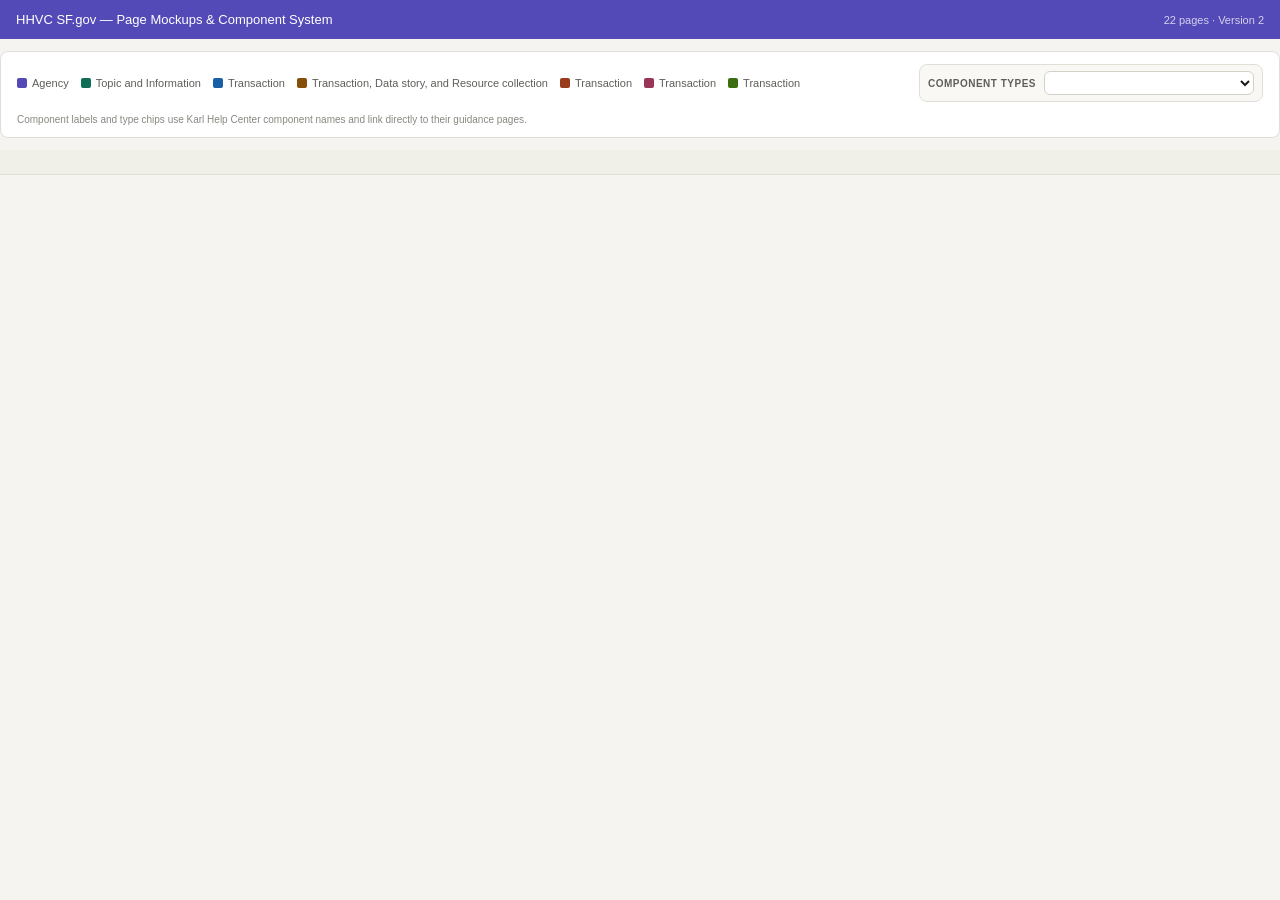
<file: index.html>
<!DOCTYPE html>
<html lang="en">
<head>
<meta charset="UTF-8">
<meta name="viewport" content="width=device-width, initial-scale=1.0">
<title>HHVC SF.gov — Page Mockups</title>
<link rel="stylesheet" href="hhvc_page_mockups.css">
</head>
<body>

<div style="background:#534AB7;color:#fff;padding:12px 16px;font-size:13px;font-weight:500;display:flex;align-items:center;justify-content:space-between">
  <span>HHVC SF.gov — Page Mockups &amp; Component System</span>
  <span style="font-size:11px;opacity:.75">22 pages · Version 2</span>
</div>

<div class="legend">
  <div class="legend-item"><div class="legend-dot" style="background:#534AB7"></div>Agency</div>
  <div class="legend-item"><div class="legend-dot" style="background:#0F6E56"></div>Topic and Information</div>
  <div class="legend-item"><div class="legend-dot" style="background:#185FA5"></div>Transaction</div>
  <div class="legend-item"><div class="legend-dot" style="background:#854F0B"></div>Transaction, Data story, and Resource collection</div>
  <div class="legend-item"><div class="legend-dot" style="background:#993C1D"></div>Transaction</div>
  <div class="legend-item"><div class="legend-dot" style="background:#993556"></div>Transaction</div>
  <div class="legend-item"><div class="legend-dot" style="background:#3B6D11"></div>Transaction</div>
  <div style="flex:1"></div>
  <div class="type-ref">
    <div class="type-ref-label">Component types</div>
    <select class="type-ref-select" id="componentTypeRef" aria-label="Component type reference"></select>
  </div>
  <div style="font-size:10px;color:#888780">Component labels and type chips use Karl Help Center component names and link directly to their guidance pages.</div>
</div>

<div class="nav-bar" id="nav"></div>
<div class="mockup-area" id="mockup"></div>

<script src="hhvc_page_mockups.js"></script>
</body>
</html>
</file>
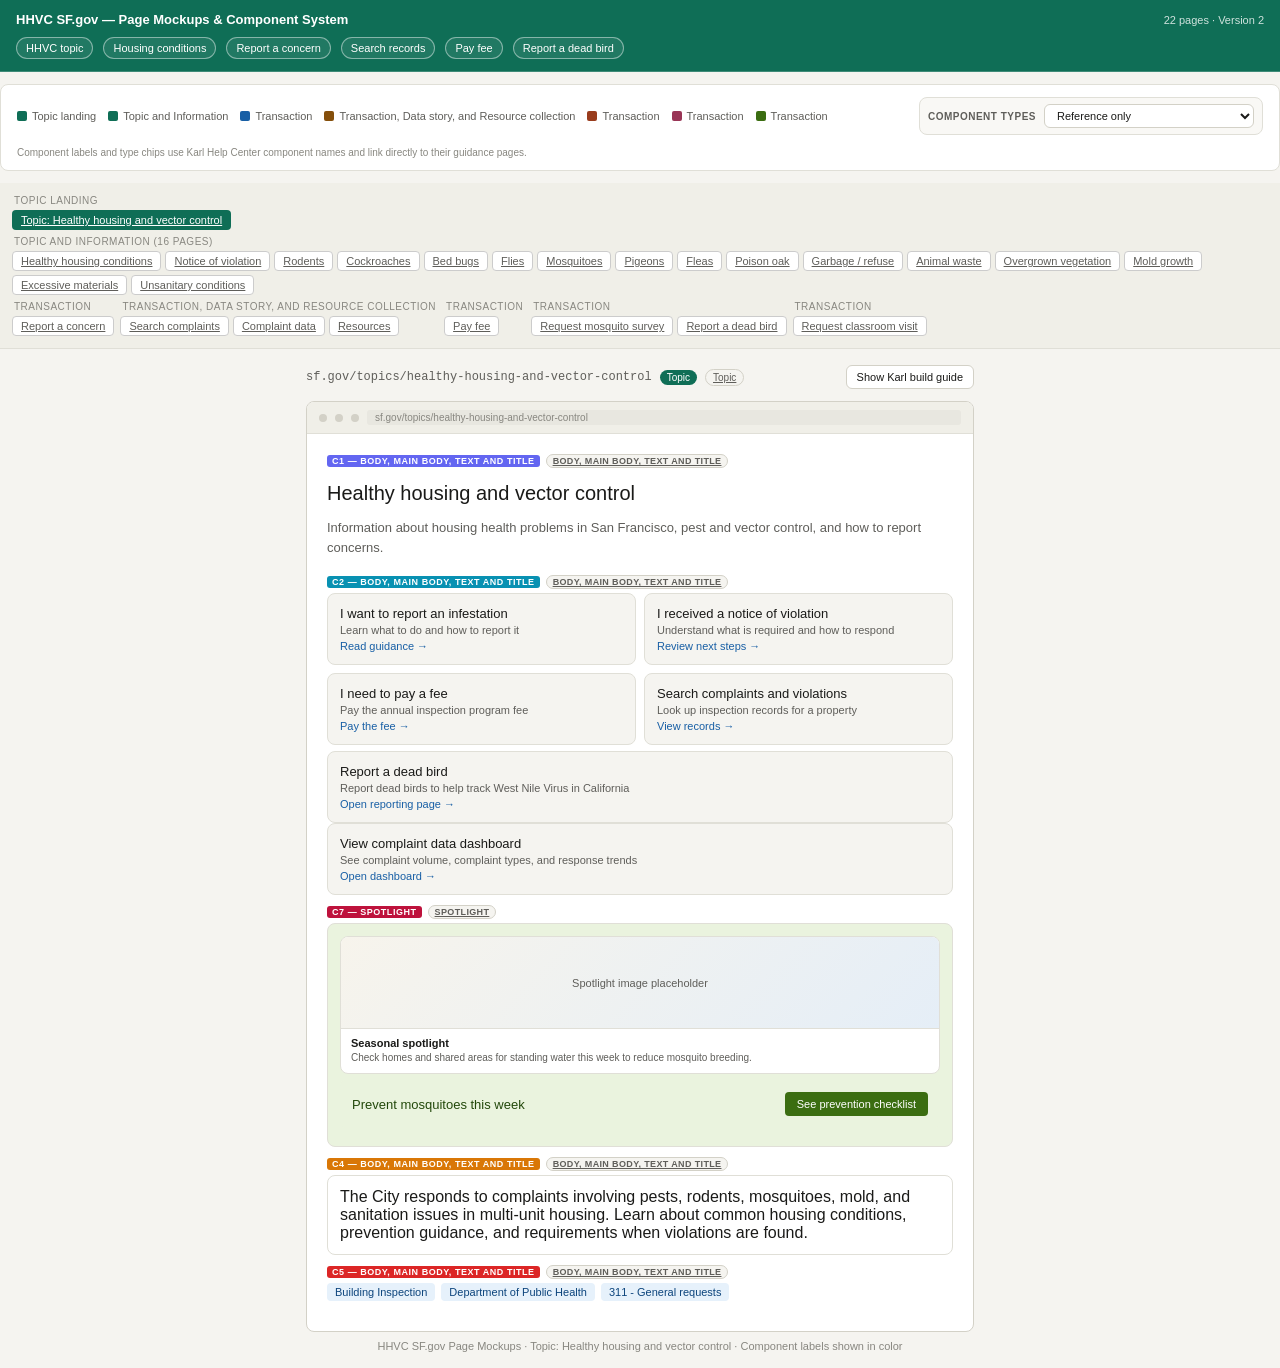
<file: hhvc_page_mockups.html>
<!DOCTYPE html>
<html lang="en">
<head>
<meta charset="UTF-8">
<meta name="viewport" content="width=device-width, initial-scale=1.0">
<title>HHVC SF.gov — Page Mockups</title>
<link rel="stylesheet" href="hhvc_page_mockups.css">
</head>
<body>
<hhvc-app-top></hhvc-app-top>
<hhvc-legend-bar></hhvc-legend-bar>
<hhvc-app-stage></hhvc-app-stage>

<script src="hhvc_page_data.js"></script>
<script src="hhvc_page_mockups.js"></script>
</body>
</html>
</file>
<file: hhvc_page_mockups.css>
*{box-sizing:border-box;margin:0;padding:0}
body{font-family:-apple-system,BlinkMacSystemFont,'Segoe UI',sans-serif;background:#f5f4f0;color:#1a1a18}
.app-top{background:#0F6E56;color:#fff;padding:12px 16px;border-bottom:1px solid rgba(255,255,255,.2)}
.app-top-row{display:flex;align-items:center;justify-content:space-between;gap:10px;flex-wrap:wrap}
.app-top-row+.app-top-row{margin-top:10px}
.app-top-title{font-size:13px;font-weight:600}
.app-top-meta{font-size:11px;opacity:.8}
.app-shortcuts{justify-content:flex-start}
.app-shortcut{font-size:11px;color:#fff;text-decoration:none;padding:4px 9px;border:1px solid rgba(255,255,255,.45);border-radius:999px;background:rgba(255,255,255,.08)}
.app-shortcut:hover{background:rgba(255,255,255,.18)}
.nav-bar{display:flex;flex-wrap:wrap;gap:6px;padding:12px;border-bottom:1px solid #e0dfd7;background:#f0efe8;position:sticky;top:0;z-index:10}
.nav-group{display:flex;flex-direction:column;gap:4px}
.nav-label{font-size:10px;color:#888780;text-transform:uppercase;letter-spacing:.05em;padding:0 2px}
.nav-btns{display:flex;flex-wrap:wrap;gap:4px}
.nbtn{font-size:11px;padding:3px 8px;border-radius:4px;border:1px solid #ccc;background:#fff;color:#5f5e5a;cursor:pointer;transition:all .15s}
.nbtn:hover{background:#f0efe8}
.nbtn.active{color:#fff;border-color:transparent}
.nbtn.gateway.active{background:#534AB7}
.nbtn.topics.active{background:#0F6E56}
.nbtn.learn.active{background:#0F6E56}
.nbtn.report.active{background:#185FA5}
.nbtn.records.active{background:#854F0B}
.nbtn.pay.active{background:#993C1D}
.nbtn.field.active{background:#993556}
.nbtn.outreach.active{background:#3B6D11}
.mockup-area{padding:16px;max-width:700px;margin:0 auto}
.page-title{font-size:13px;font-weight:500;color:#5f5e5a;margin-bottom:12px;display:flex;align-items:center;gap:8px}
.role-pill{font-size:10px;padding:2px 7px;border-radius:10px;color:#fff;font-weight:500}
.type-pill{font-size:10px;padding:2px 7px;border-radius:10px;color:#5f5e5a;font-weight:500;background:#f5f4f0;border:1px solid #d3d1c7}
.type-pill:hover{background:#eceae2}
.guide-toggle{margin-left:auto;font-size:11px;padding:5px 10px;border-radius:6px;border:1px solid #d3d1c7;background:#fff;color:#1a1a18;cursor:pointer}
.guide-toggle:hover{background:#f5f4f0}
.karl-guide{border:1px solid #d3d1c7;border-radius:8px;background:#fff;padding:12px;margin-bottom:10px}
.guide-header{display:flex;align-items:center;justify-content:space-between;gap:8px;margin-bottom:4px}
.guide-title{font-size:12px;font-weight:600;color:#1a1a18}
.guide-subtitle{font-size:11px;color:#5f5e5a;margin-bottom:8px}
.guide-copy{font-size:10px;padding:4px 8px;border-radius:6px;border:1px solid #d3d1c7;background:#f5f4f0;color:#1a1a18;cursor:pointer}
.guide-copy:hover{background:#eceae2}
.guide-item{border:1px solid #e0dfd7;border-radius:6px;background:#faf9f6;margin-bottom:6px;overflow:hidden}
.guide-item summary{font-size:11px;font-weight:600;color:#1a1a18;cursor:pointer;padding:8px 10px;background:#f5f4f0}
.guide-text{font-size:11px;line-height:1.5;color:#1a1a18;background:#fff;padding:10px;white-space:pre-wrap;border-top:1px solid #e0dfd7;max-height:220px;overflow:auto}
.mock-page{border:1px solid #d3d1c7;border-radius:8px;overflow:hidden;background:#fff}
.mock-chrome{background:#f0efe8;padding:8px 12px;border-bottom:1px solid #e0dfd7;display:flex;align-items:center;gap:8px}
.mock-dot{width:8px;height:8px;border-radius:50%;background:#d3d1c7}
.mock-url{font-size:10px;color:#888780;background:#e8e7e0;padding:2px 8px;border-radius:3px;flex:1}
.mock-body{padding:20px}
.comp{position:relative;margin-bottom:10px}
.comp-label-wrap{display:flex;align-items:center;gap:6px;flex-wrap:wrap;margin-bottom:4px}
.comp-label{font-size:9px;font-weight:600;letter-spacing:.06em;text-transform:uppercase;padding:1px 5px;border-radius:3px;display:inline-block;color:#fff}
.comp-label-link{text-decoration:none}
.comp-label-link:hover{filter:brightness(.96)}
.comp-type{font-size:9px;font-weight:600;letter-spacing:.04em;text-transform:uppercase;padding:1px 6px;border-radius:999px;border:1px solid #d3d1c7;background:#f5f4f0;color:#5f5e5a}
.comp-type:hover{background:#eceae2}
.lbl-c1{background:#6366f1}.lbl-c2{background:#0891b2}.lbl-c3{background:#059669}.lbl-c4{background:#d97706}
.lbl-c5{background:#dc2626}.lbl-c6{background:#7c3aed}.lbl-c7{background:#be123c}.lbl-c8{background:#0369a1}
.lbl-c9{background:#15803d}.lbl-c10{background:#9333ea}.lbl-c11{background:#b45309}.lbl-c12{background:#0f766e}
.mock-h1{font-size:20px;font-weight:500;color:#1a1a18;line-height:1.3;padding:8px 0 4px}
.mock-purpose{font-size:13px;color:#5f5e5a;line-height:1.5;padding:8px 0}
.mock-section-head{font-size:14px;font-weight:500;color:#1a1a18;margin-bottom:6px}
.mock-list{font-size:12px;color:#5f5e5a;padding-left:14px;line-height:1.8}
.mock-list li{margin-bottom:2px}
.mock-card{border:1px solid #e0dfd7;border-radius:8px;padding:12px;margin-bottom:6px;background:#fff}
.mock-card-grid{display:grid;grid-template-columns:1fr 1fr;gap:8px;margin-bottom:6px}
.mock-task-card{border:1px solid #e0dfd7;border-radius:8px;padding:12px;cursor:pointer;background:#f5f4f0}
.mock-link-card{display:block;text-decoration:none;color:inherit}
.mock-task-title{font-size:13px;font-weight:500;color:#1a1a18;margin-bottom:3px}
.mock-task-desc{font-size:11px;color:#5f5e5a}
.mock-task-link{font-size:11px;color:#185FA5;margin-top:4px}
.resp-grid{display:grid;grid-template-columns:1fr 1fr;gap:8px;margin-bottom:6px}
.resp-col{border:1px solid #e0dfd7;border-radius:6px;padding:10px}
.resp-col-head{font-size:11px;font-weight:600;color:#1a1a18;margin-bottom:6px}
.resp-item{font-size:11px;color:#5f5e5a;padding:2px 0;border-bottom:1px solid #f0efe8}
.resp-item:last-child{border:none}
.mock-cta{background:#e6f1fb;border-radius:6px;padding:12px;display:flex;align-items:center;justify-content:space-between;margin-bottom:6px}
.mock-cta-text{font-size:13px;font-weight:500;color:#0C447C}
.mock-cta-btn{font-size:11px;background:#185FA5;color:#fff;padding:6px 12px;border-radius:4px;border:none;cursor:pointer;text-decoration:none;display:inline-flex;align-items:center;justify-content:center}
.mock-alert{background:#fff7ed;border-left:3px solid #d97706;padding:10px 12px;margin-bottom:6px}
.mock-alert-text{font-size:12px;color:#92400e}
.mock-accordion{border:1px solid #e0dfd7;border-radius:6px;overflow:hidden;margin-bottom:4px}
.mock-acc-head{background:#f5f4f0;padding:9px 12px;font-size:12px;font-weight:500;color:#1a1a18;display:flex;justify-content:space-between;cursor:pointer;user-select:none}
.mock-acc-body{display:none;padding:10px 12px;font-size:12px;color:#5f5e5a;background:#fff;line-height:1.6;border-top:1px solid #e0dfd7}
.mock-accordion.open .mock-acc-body{display:block}
.mock-faq .mock-acc-head{background:#fff}
.mock-input{width:100%;border:1px solid #d3d1c7;border-radius:6px;padding:7px 10px;font-size:12px;color:#1a1a18;background:#fff;margin-bottom:6px}
.mock-select{width:100%;border:1px solid #d3d1c7;border-radius:6px;padding:7px 10px;font-size:12px;color:#5f5e5a;background:#fff;margin-bottom:6px}
.mock-textarea{width:100%;border:1px solid #d3d1c7;border-radius:6px;padding:7px 10px;font-size:12px;color:#5f5e5a;background:#fff;height:60px;resize:none;margin-bottom:6px}
.mock-form-label{font-size:11px;font-weight:500;color:#5f5e5a;margin-bottom:3px;display:block}
.form-grid{display:grid;grid-template-columns:1fr 1fr;gap:8px}
.mock-submit{background:#185FA5;color:#fff;font-size:13px;font-weight:500;padding:9px 20px;border-radius:6px;border:none;cursor:pointer;width:100%}
.mock-divider{border:none;border-top:1px solid #e0dfd7;margin:10px 0}
.mock-related{display:flex;flex-wrap:wrap;gap:6px}
.mock-rel-link{font-size:11px;color:#0C447C;background:#e6f1fb;padding:3px 8px;border-radius:4px;text-decoration:none;display:inline-flex;align-items:center}
.mock-contact{background:#f5f4f0;border-radius:6px;padding:10px 12px;font-size:12px;color:#5f5e5a;line-height:1.8}
.mock-signs-grid{display:grid;grid-template-columns:repeat(2,1fr);gap:6px;margin-bottom:6px}
.mock-sign-item{background:#f5f4f0;border-radius:6px;padding:8px 10px;font-size:11px;color:#1a1a18;display:flex;align-items:center;gap:6px}
.mock-sign-dot{width:6px;height:6px;border-radius:50%;background:#0F6E56;flex-shrink:0}
.mock-ngss-row{display:grid;grid-template-columns:auto 1fr 1fr;gap:8px;padding:7px 0;border-bottom:1px solid #f0efe8;font-size:11px}
.mock-ngss-row:last-child{border:none}
.mock-ngss-grade{font-weight:600;color:#1a1a18;white-space:nowrap}
.mock-ngss-std{color:#185FA5}
.mock-ngss-topic{color:#5f5e5a}
.mock-extern-btn{display:flex;align-items:center;justify-content:space-between;background:#185FA5;color:#fff;border-radius:6px;padding:12px 16px;font-size:13px;font-weight:500;cursor:pointer;border:none;width:100%;margin-bottom:6px;text-decoration:none}
.mock-process{display:flex;flex-direction:column;gap:0}
.mock-proc-step{display:flex;gap:10px;padding:8px 0}
.proc-num{width:20px;height:20px;border-radius:50%;background:#e6f1fb;color:#185FA5;font-size:11px;font-weight:500;display:flex;align-items:center;justify-content:center;flex-shrink:0;margin-top:1px}
.proc-text{font-size:12px;color:#5f5e5a;line-height:1.5}
.proc-text strong{color:#1a1a18;font-weight:500}
.topic-grid{display:grid;grid-template-columns:repeat(3,1fr);gap:6px}
.topic-item{border:1px solid #e0dfd7;border-radius:6px;padding:9px 10px;font-size:11px;color:#1a1a18;cursor:pointer;background:#fff;display:block;text-decoration:none}
.topic-item:hover{background:#f5f4f0}
.topic-cat{font-size:9px;color:#888780;margin-bottom:3px;text-transform:uppercase;letter-spacing:.04em}
.mock-notice{background:#f5f4f0;border-radius:0 6px 6px 0;padding:10px 12px;margin-bottom:6px;border-left:3px solid #185FA5}
.notice-text{font-size:12px;color:#5f5e5a;line-height:1.5}
.mock-table{width:100%;border-collapse:collapse;font-size:11px;margin-bottom:6px}
.mock-table th{background:#f5f4f0;padding:6px 8px;text-align:left;font-weight:500;color:#5f5e5a;border-bottom:1px solid #e0dfd7}
.mock-table td{padding:6px 8px;color:#5f5e5a;border-bottom:1px solid #e0dfd7}
.mock-table tr:last-child td{border:none}
.mock-cost{border:1px solid #e0dfd7;border-radius:8px;padding:12px;background:#fff}
.mock-cost-head{font-size:12px;font-weight:600;color:#1a1a18;margin-bottom:6px}
.mock-cost-note{font-size:11px;color:#5f5e5a;line-height:1.5;margin-bottom:8px}
.mock-data-shell{border:1px solid #d3d1c7;border-radius:8px;background:#fff;overflow:hidden;margin-bottom:6px}
.mock-data-head{display:flex;justify-content:space-between;align-items:center;padding:10px 12px;background:#f5f4f0;border-bottom:1px solid #e0dfd7;font-size:11px;color:#5f5e5a}
.mock-data-canvas{padding:10px 12px;background:linear-gradient(180deg,#ffffff,#f9f8f5)}
.mock-kpi-grid{display:grid;grid-template-columns:repeat(3,1fr);gap:8px;margin-bottom:8px}
.mock-kpi{border:1px solid #e0dfd7;border-radius:6px;padding:8px;background:#fff}
.mock-kpi-label{font-size:10px;color:#888780;margin-bottom:2px}
.mock-kpi-value{font-size:14px;color:#1a1a18;font-weight:600}
.mock-chart{height:120px;border:1px dashed #d3d1c7;border-radius:6px;display:flex;align-items:center;justify-content:center;color:#888780;font-size:11px;background:#fff}
.mock-filter-row{display:grid;grid-template-columns:1fr 1fr 1fr auto;gap:8px;margin-bottom:8px}
.mock-filter-btn{font-size:11px;background:#854F0B;color:#fff;border:none;border-radius:6px;padding:7px 10px;cursor:pointer}
.field-link-box{border:2px dashed #d3d1c7;border-radius:8px;padding:10px;margin-bottom:10px}
.legend{background:#fff;border:1px solid #e0dfd7;border-radius:8px;padding:12px 16px;margin:12px 0;display:flex;flex-wrap:wrap;gap:12px;align-items:center}
.legend-item{display:flex;align-items:center;gap:5px;font-size:11px;color:#5f5e5a}
.legend-dot{width:10px;height:10px;border-radius:2px}
.type-ref{display:flex;align-items:center;gap:8px;flex-wrap:wrap;padding:6px 8px;border:1px solid #e0dfd7;border-radius:8px;background:#f9f8f5}
.type-ref-label{font-size:10px;font-weight:600;letter-spacing:.05em;text-transform:uppercase;color:#5f5e5a}
.type-ref-select{font-size:11px;color:#1a1a18;background:#fff;border:1px solid #d3d1c7;border-radius:6px;padding:4px 8px;min-width:210px}
.mock-media-grid{display:grid;grid-template-columns:1fr 1fr;gap:8px;margin-bottom:6px}
.mock-media-card{border:1px solid #e0dfd7;border-radius:8px;background:#fff;overflow:hidden}
.mock-media-thumb{height:92px;background:linear-gradient(135deg,#f7f4ec,#e5eef7);border-bottom:1px solid #e0dfd7;display:flex;align-items:center;justify-content:center;color:#5f5e5a;font-size:11px;font-weight:500;text-align:center;padding:8px}
.mock-media-body{padding:8px 10px}
.mock-media-title{font-size:11px;color:#1a1a18;font-weight:600;margin-bottom:2px}
.mock-media-desc{font-size:10px;color:#5f5e5a;line-height:1.4}
.mock-video-card{border:1px solid #d3d1c7;border-radius:8px;background:#fff;overflow:hidden;margin-bottom:6px}
.mock-video-player{height:130px;background:#1f2937;display:flex;align-items:center;justify-content:center;color:#fff;font-size:12px;letter-spacing:.02em}
.mock-video-meta{display:flex;justify-content:space-between;gap:8px;padding:8px 10px;border-top:1px solid #e0dfd7;font-size:10px;color:#5f5e5a;background:#f9f8f5}
.mock-diagram{border:1px dashed #d3d1c7;border-radius:8px;padding:10px;background:#f9f8f5;margin-bottom:6px}
.mock-diagram-row{display:grid;grid-template-columns:1fr auto 1fr auto 1fr;gap:6px;align-items:center}
.mock-diagram-step{background:#fff;border:1px solid #e0dfd7;border-radius:6px;padding:8px 6px;text-align:center;font-size:10px;color:#1a1a18;font-weight:500;min-height:54px;display:flex;align-items:center;justify-content:center}
.mock-diagram-arrow{font-size:14px;color:#888780;text-align:center}
</file>
